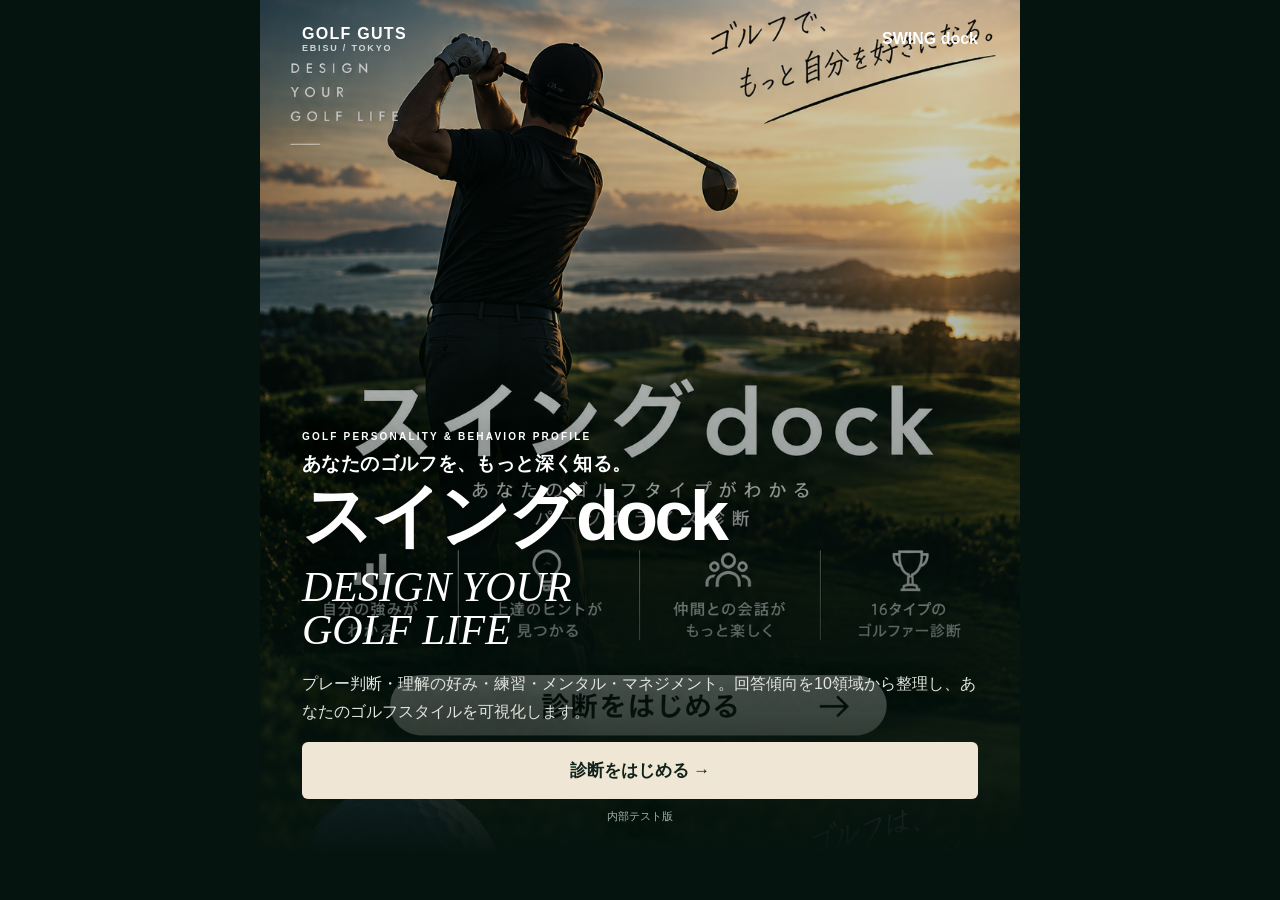
<file: index.html>
<!doctype html><html lang="ja"><head><meta charset="utf-8"><meta name="viewport" content="width=device-width,initial-scale=1,viewport-fit=cover"><meta name="theme-color" content="#071b14"><title>スイングdock</title><link rel="stylesheet" href="style.css"></head><body><main class="app">
<section id="home" class="hero"><div class="hero-bg"></div><div class="hero-inner"><div class="top"><div class="brand">GOLF GUTS<small>EBISU / TOKYO</small></div><b>SWING dock</b></div><div class="hero-copy"><div class="kicker">GOLF PERSONALITY & BEHAVIOR PROFILE</div><h1><small>あなたのゴルフを、もっと深く知る。</small>スイングdock</h1><div class="en">DESIGN YOUR<br>GOLF LIFE</div><p>プレー判断・理解の好み・練習・メンタル・マネジメント。回答傾向を10領域から整理し、あなたのゴルフスタイルを可視化します。</p><button class="cta" onclick="showMode()">診断をはじめる →</button><div class="meta">内部テスト版</div></div></div></section>
<section id="mode" class="screen hidden"><header><button onclick="home()">←</button><b>SWING dock</b></header><h2>診断モードを選択</h2><p class="lead">まず短く試すことも、120問すべて回答することもできます。</p><div class="modes"><button onclick="start('entry')"><b>入口版・32問</b><span>16タイプを作る4領域</span></button><button class="rec" onclick="start('standard')"><b>標準版・80問</b><span>10領域を幅広く確認</span></button><button onclick="start('detail')"><b>詳細版・120問</b><span>40観点を各3問で確認</span></button></div><p class="note">所要時間は実測前です。現在検証中のため、技術・能力・成功率を断定する診断ではありません。</p></section>
<section id="basic" class="screen hidden"><header><button onclick="showMode()">←</button><b>BASIC PROFILE</b></header><div id="basicContent"></div></section>
<section id="quiz" class="screen hidden"><header><button onclick="prev()">←</button><b>SWING dock / PROFILE</b></header><div id="quizContent"></div></section>
<section id="result" class="screen hidden"><header><button onclick="home()">←</button><b>YOUR GOLF PROFILE</b></header><div id="resultContent"></div></section>
<script src="data.js"></script><script src="app.js"></script></main></body></html>
</file>
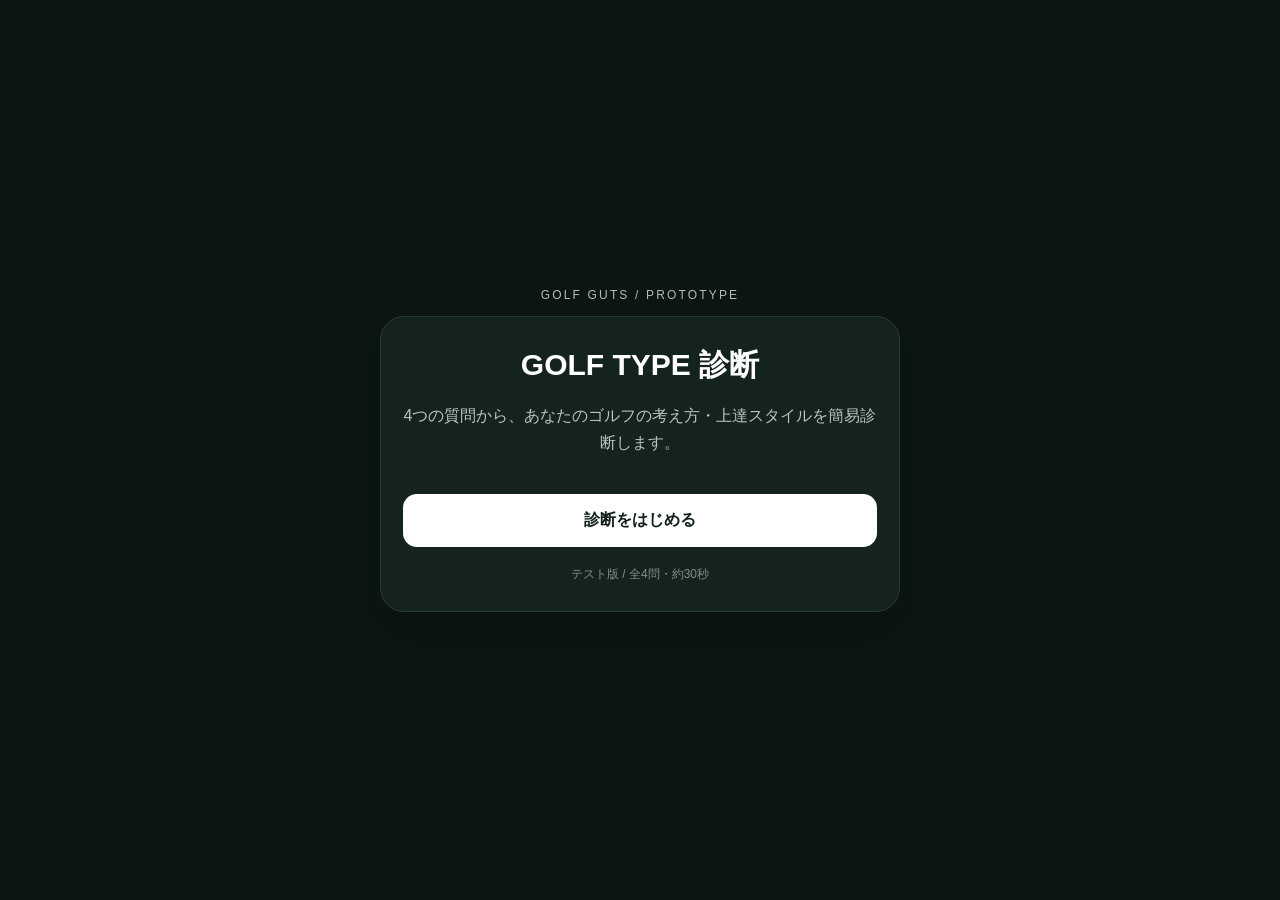
<file: golf_type_demo.html>
<!DOCTYPE html>
<html lang="ja">
<head>
<meta charset="UTF-8">
<meta name="viewport" content="width=device-width, initial-scale=1.0">
<title>GOLF TYPE 診断</title>
<style>
  * { box-sizing: border-box; }
  body {
    margin: 0; font-family: -apple-system, BlinkMacSystemFont, "Segoe UI", sans-serif;
    background: #0c1712; color: #fff; min-height: 100vh;
    display: flex; align-items: center; justify-content: center; padding: 22px;
  }
  .app { width: 100%; max-width: 520px; }
  .brand { letter-spacing: .18em; font-size: 12px; opacity: .7; margin-bottom: 14px; text-align:center; }
  .card {
    background: #14231b; border: 1px solid #2a3b31; border-radius: 24px;
    padding: 28px 22px; box-shadow: 0 18px 50px rgba(0,0,0,.25);
  }
  h1 { font-size: 30px; margin: 0 0 10px; text-align:center; }
  .lead { color:#b9c5be; line-height:1.7; text-align:center; margin-bottom:26px; }
  button {
    width:100%; border:0; border-radius:14px; padding:16px; margin-top:12px;
    font-size:16px; font-weight:700; cursor:pointer;
  }
  .primary { background:#fff; color:#102018; }
  .answer { background:#21372b; color:#fff; border:1px solid #365142; text-align:left; }
  .answer:hover { background:#2b4637; }
  .progress { height:6px; background:#26372e; border-radius:10px; overflow:hidden; margin-bottom:24px; }
  .bar { height:100%; background:#fff; transition:.25s; }
  .qnum { font-size:13px; color:#aab9b0; margin-bottom:10px; }
  .question { font-size:23px; line-height:1.45; margin-bottom:20px; font-weight:750; }
  .type { font-size:13px; letter-spacing:.12em; color:#aab9b0; text-align:center; }
  .result-title { font-size:32px; text-align:center; margin:8px 0 18px; }
  .result-box { background:#1b3025; padding:18px; border-radius:16px; line-height:1.7; color:#dbe4de; }
  .small { font-size:12px; color:#829188; text-align:center; margin-top:18px; line-height:1.5; }
</style>
</head>
<body>
<div class="app">
  <div class="brand">GOLF GUTS / PROTOTYPE</div>
  <div class="card" id="card"></div>
</div>

<script>
const questions = [
  { q:"残り200ヤード。グリーンを狙える状況なら？",
    a:["積極的にグリーンを狙う","まず大きなミスを避ける"], axis:"play" },
  { q:"スイングを直すとき、理解しやすいのは？",
    a:["まず感覚やイメージで掴む","映像や数値、理屈から理解する"], axis:"learn" },
  { q:"ラウンド中に大きなミスが出たら？",
    a:["すぐ切り替えて次の一打へ","原因を考えて次のショットを調整"], axis:"mind" },
  { q:"練習で上達を感じやすいのは？",
    a:["同じ動きを繰り返して身体に覚えさせる","課題を決めて一つずつ解決する"], axis:"practice" }
];

let index = -1;
let score = {play:0, learn:0, mind:0, practice:0};

function start(){
  index=0; score={play:0, learn:0, mind:0, practice:0}; renderQuestion();
}

function renderStart(){
 document.getElementById("card").innerHTML = `
   <h1>GOLF TYPE 診断</h1>
   <p class="lead">4つの質問から、あなたのゴルフの考え方・上達スタイルを簡易診断します。</p>
   <button class="primary" onclick="start()">診断をはじめる</button>
   <div class="small">テスト版 / 全4問・約30秒</div>`;
}

function choose(v){
  score[questions[index].axis] = v;
  index++;
  if(index < questions.length) renderQuestion(); else renderResult();
}

function renderQuestion(){
 const x=questions[index];
 document.getElementById("card").innerHTML = `
   <div class="progress"><div class="bar" style="width:${(index/questions.length)*100}%"></div></div>
   <div class="qnum">QUESTION ${index+1} / ${questions.length}</div>
   <div class="question">${x.q}</div>
   <button class="answer" onclick="choose(0)">A　${x.a[0]}</button>
   <button class="answer" onclick="choose(1)">B　${x.a[1]}</button>`;
}

function renderResult(){
 const attack = score.play===0;
 const sense = score.learn===0;
 const reset = score.mind===0;
 const repeat = score.practice===0;

 let title, desc;
 if(attack && sense){
   title="直感アタッカー";
   desc="チャンスでは積極的に攻め、感覚を活かしてプレーするタイプ。勢いに乗ると強い反面、無理な一打を選びすぎないことがスコア安定のポイントです。";
 } else if(attack && !sense){
   title="戦略アタッカー";
   desc="根拠を持って攻めたいタイプ。データや状況判断を武器に、狙う場面と守る場面を明確にすると強みがさらに活きます。";
 } else if(!attack && sense){
   title="フィーリング安定型";
   desc="大きなミスを避けながら、自分の感覚を大切にプレーするタイプ。得意な球筋とルーティンを固めると安定感を伸ばせます。";
 } else {
   title="分析マネージャー";
   desc="リスクを管理しながら、理論的にゴルフを組み立てるタイプ。分析しすぎて迷わないよう、ショット前の判断をシンプルにすることがポイントです。";
 }

 const sub = `${reset ? "切り替え型" : "分析型"} × ${repeat ? "反復練習型" : "課題解決型"}`;
 document.getElementById("card").innerHTML = `
   <div class="type">YOUR GOLF TYPE</div>
   <div class="result-title">${title}</div>
   <div class="result-box">
     ${desc}<br><br>
     <strong>サブタイプ：</strong>${sub}
   </div>
   <button class="primary" onclick="start()">もう一度診断する</button>
   <div class="small">これはGOLF MBTI構想の動作確認用プロトタイプです。</div>`;
}
renderStart();
</script>
</body>
</html>
</file>
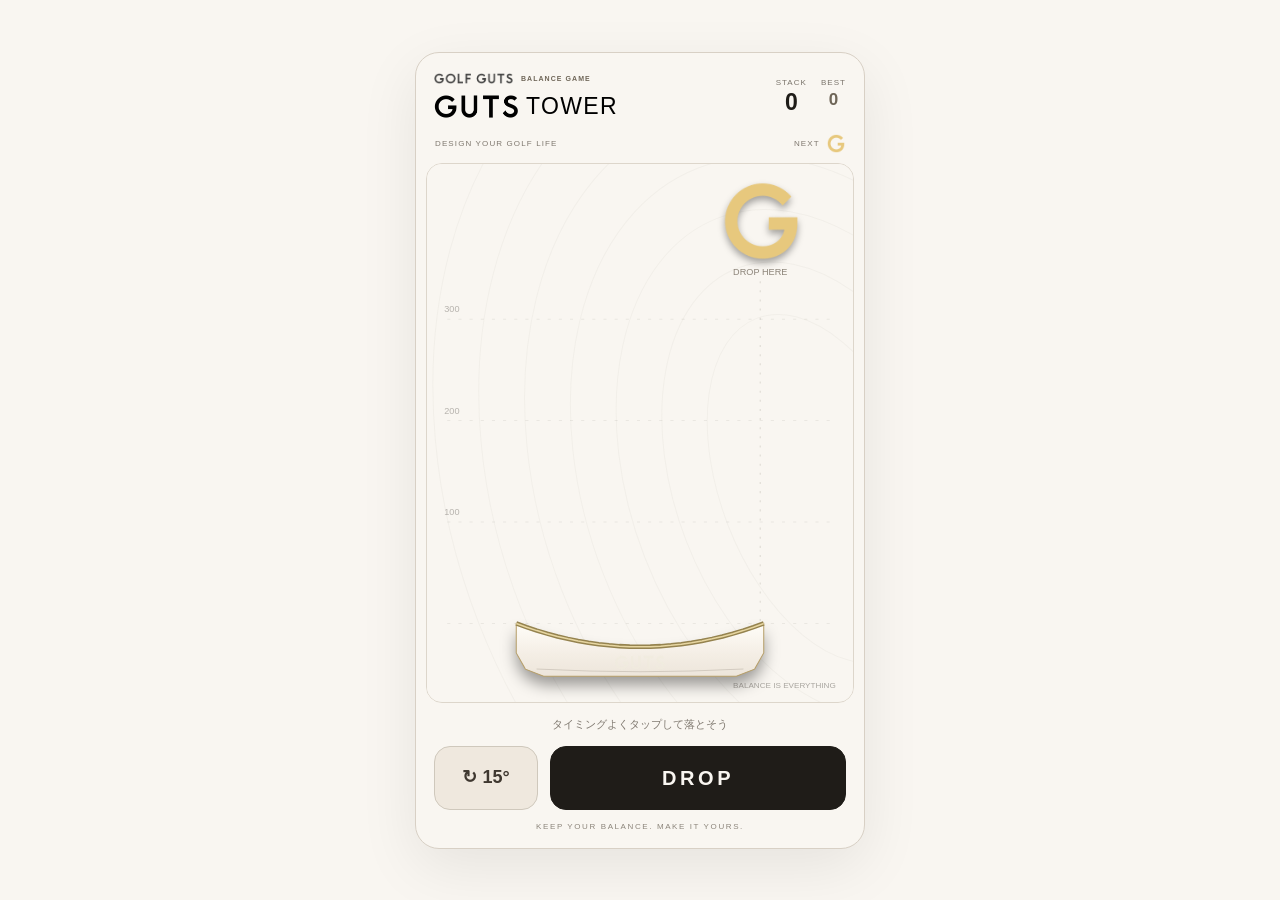
<file: guts-tower.html>
<!DOCTYPE html><html lang="ja"><head><meta charset="utf-8"><meta name="viewport" content="width=device-width,initial-scale=1,viewport-fit=cover"><meta name="theme-color" content="#F9F6F1"><title>GUTS TOWER — ORIGINAL LOGO</title>
<style>
*{box-sizing:border-box}html,body{margin:0;min-height:100%;background:#F9F6F1}body{display:flex;justify-content:center;align-items:center;min-height:100svh;padding:12px 10px calc(12px + env(safe-area-inset-bottom));font-family:-apple-system,BlinkMacSystemFont,"Helvetica Neue","Hiragino Kaku Gothic ProN",sans-serif;color:#1f1c18;-webkit-text-size-adjust:100%}#guts-fixed{width:min(100%,450px);border:1px solid #d8d0c5;border-radius:24px;overflow:hidden;background:#F9F6F1;box-shadow:0 18px 60px rgba(0,0,0,.08)}#guts-fixed button{font-family:inherit;cursor:pointer;-webkit-tap-highlight-color:transparent;touch-action:manipulation}#guts-fixed .head{padding:20px 20px 15px;display:flex;justify-content:space-between;align-items:center;gap:10px}#guts-fixed .eyebrow{font-size:9px;font-weight:600;letter-spacing:.27em;color:#6f6658;margin-bottom:7px}#guts-fixed h1{font-size:26px;line-height:1;margin:0;font-weight:900;letter-spacing:-.055em}#guts-fixed h1 span{font-weight:300;letter-spacing:.03em;margin-left:5px}#guts-fixed .stats{display:flex;gap:18px;text-align:center}#guts-fixed .stats small{display:block;font-size:8px;letter-spacing:.13em;color:#7a746b;margin-bottom:4px}#guts-fixed .stats strong{font-size:23px;line-height:1;font-variant-numeric:tabular-nums;font-weight:600}#guts-fixed .stats .best strong{font-size:17px;color:#6f6658}#guts-fixed .strap{margin:0 19px 10px;display:flex;justify-content:space-between;color:#7f786f;font-size:8px;letter-spacing:.14em;align-items:center}#guts-fixed .next{display:flex;align-items:center;gap:7px}#guts-fixed .next b{font-size:14px;color:#e7c87d;letter-spacing:0}#guts-fixed .stage{position:relative;margin:0 10px;border:1px solid #ddd6cb;border-radius:16px;overflow:hidden;background:#F9F6F1}#guts-fixed canvas{display:block;width:100%;height:auto;aspect-ratio:420/530;touch-action:none;user-select:none;-webkit-user-select:none}#guts-fixed .over{position:absolute;inset:0;display:flex;align-items:center;justify-content:center;background:rgba(40,34,28,.12);backdrop-filter:blur(5px)}#guts-fixed [hidden]{display:none!important}#guts-fixed .result{width:78%;text-align:center;padding:30px 20px;border:1px solid #c9b68e;border-radius:21px;background:rgba(249,246,241,.96);box-shadow:0 12px 38px rgba(0,0,0,.10)}#guts-fixed .result small{font-size:10px;letter-spacing:.24em;color:#8f7a4e}#guts-fixed .result strong{display:block;font-size:80px;line-height:1.15;font-weight:300;font-variant-numeric:tabular-nums;margin:10px 0 5px}#guts-fixed .result p{font-size:12px;color:#6f685f;margin:8px 0 24px}#guts-fixed .result button{border:0;background:#1f1c18;color:#F9F6F1;border-radius:12px;width:100%;height:47px;font-size:13px;font-weight:700;letter-spacing:.03em}#guts-fixed .controls{padding:13px 18px 17px}#guts-fixed .hint{text-align:center;font-size:11px;line-height:1.5;color:#7f786f;min-height:18px;margin:0 0 12px}#guts-fixed .buttons{display:flex;gap:10px}#guts-fixed .buttons button{min-height:49px;border-radius:13px;border:1px solid #cfc8bc;font-weight:700}#guts-fixed #guts-rotate{width:83px;background:#efe8de;color:#3f3830;font-size:14px}#guts-fixed #guts-drop{flex:1;background:#1f1c18;color:#F9F6F1;border-color:#1f1c18;font-size:16px;letter-spacing:.18em}#guts-fixed .buttons button:disabled{opacity:.45;cursor:default}#guts-fixed button:focus-visible{outline:2px solid #fff;outline-offset:3px}#guts-fixed .footer{text-align:center;font-size:8px;letter-spacing:.20em;color:#8c857b;margin:12px 0 0}#guts-fixed .boot-note{padding:12px 20px;font-size:12px;line-height:1.6;color:#534c44;background:#efe8de;margin:0}
@media(max-height:740px){body{padding-top:6px}#guts-fixed{max-width:365px}#guts-fixed .head{padding-top:14px;padding-bottom:12px}#guts-fixed .controls{padding-top:10px;padding-bottom:11px}}@media(prefers-reduced-motion:reduce){#guts-fixed .over{backdrop-filter:none}}

#guts-fixed .eyebrow{display:flex;align-items:center;gap:8px;letter-spacing:.15em;font-size:7px;margin-bottom:10px}
#guts-fixed .brandmark{display:block;height:11px;width:auto;opacity:.9;filter:grayscale(1) brightness(.2)}
#guts-fixed h1{display:flex;align-items:center;gap:7px;font-size:24px;letter-spacing:0}
#guts-fixed h1 .title-guts{display:block;width:85px;height:auto}
#guts-fixed h1 span{margin:0;font-size:23px;font-weight:250;letter-spacing:.06em}
#guts-fixed .next img{display:block;height:19px;width:auto}
#guts-fixed .head{padding-left:18px;padding-right:18px}
#guts-fixed .stats{gap:14px}

/* GUTS TOWER — larger touch controls + original title lettering in black. */
#guts-fixed h1,
#guts-fixed h1 span {
  color: #000000;
}
#guts-fixed h1 .title-guts {
  filter: brightness(0);
  opacity: 1;
}
#guts-fixed .buttons {
  gap: 12px;
}
#guts-fixed .buttons button {
  min-height: 64px;
  border-radius: 16px;
  display: flex;
  align-items: center;
  justify-content: center;
  line-height: 1.2;
  padding: 12px;
}
#guts-fixed #guts-rotate {
  width: 104px;
  flex: 0 0 104px;
  font-size: 18px;
}
#guts-fixed #guts-drop {
  min-width: 0;
  font-size: 20px;
}
</style></head><body><main id="guts-fixed" tabindex="0"><header class="head"><div><div class="eyebrow"><img class="brandmark" src="[data-uri]" alt="GOLF GUTS"><span>BALANCE GAME</span></div><h1><img class="title-guts" src="[data-uri]" alt="GUTS"><span>TOWER</span></h1></div><div class="stats"><div><small>STACK</small><strong id="guts-score">0</strong></div><div class="best"><small>BEST</small><strong id="guts-best">0</strong></div></div></header><div class="strap"><span>DESIGN YOUR GOLF LIFE</span><span class="next">NEXT <b id="guts-next"></b></span></div><p class="boot-note" id="guts-boot-note">文字が動かない場合は、ファイルのプレビューではなく、公開したページをSafariなどのブラウザーで開いてください。</p><div class="stage"><canvas id="guts-stage" width="420" height="530" aria-label="GUTSの文字を積み上げるゲーム"></canvas><div class="over" id="guts-over" hidden><section class="result" role="dialog" aria-label="ゲーム結果" aria-modal="true"><small id="guts-result-label">GAME OVER</small><strong id="guts-final">0</strong><p>文字の積み上げに成功</p><button id="guts-again" type="button">もう一度あそぶ</button></section></div></div><div class="controls"><p class="hint" id="guts-status" aria-live="polite">起動しています…</p><div class="buttons"><button id="guts-rotate" type="button" aria-label="落とす前の文字を15度回す">↻ 15°</button><button id="guts-drop" type="button">DROP</button></div><p class="footer">KEEP YOUR BALANCE. MAKE IT YOURS.</p></div></main>
<script>
/* GUTS TOWER — self-contained. Glyph sprites copied from the supplied logo; image-derived collision circles. No external requests. */
(function(root){'use strict';
const ORIGINAL_LOGO={"letters":{"G":{"pts":[{"x":28.8383,"y":2.5098,"r":7.2318},{"x":-0.5935,"y":-31.9674,"r":6.3909},{"x":2.7701,"y":-31.9674,"r":6.3909},{"x":29.6792,"y":5.8735,"r":6.3909},{"x":22.952,"y":21.0098,"r":6.2313},{"x":-10.6844,"y":-29.4447,"r":6.0678},{"x":14.5429,"y":-29.4447,"r":6.0678},{"x":17.9065,"y":-27.7629,"r":6.0678},{"x":20.4292,"y":-26.0811,"r":6.0678},{"x":-17.4117,"y":-25.2402,"r":6.0678},{"x":-22.4571,"y":-20.1947,"r":6.0678},{"x":-24.1389,"y":-17.672,"r":6.0678},{"x":25.4747,"y":1.6689,"r":6.0678},{"x":-28.3435,"y":5.0326,"r":6.0678},{"x":-16.5708,"y":23.5326,"r":6.0678},{"x":20.4292,"y":23.5326,"r":6.0678},{"x":-3.1162,"y":29.4189,"r":6.0678},{"x":6.9747,"y":29.4189,"r":6.0678},{"x":6.1338,"y":-31.9674,"r":5.7855},{"x":-6.4799,"y":-31.1265,"r":5.7855},{"x":9.4974,"y":-31.1265,"r":5.7855},{"x":-26.6617,"y":-12.6265,"r":5.7855},{"x":-28.3435,"y":-7.5811,"r":5.7855},{"x":-29.1844,"y":-1.6947,"r":5.7855},{"x":-27.5026,"y":8.3962,"r":5.7855},{"x":28.8383,"y":10.078,"r":5.7855},{"x":-25.8208,"y":12.6007,"r":5.7855},{"x":-9.0026,"y":27.7371,"r":5.7855},{"x":12.8611,"y":27.7371,"r":5.7855},{"x":-14.048,"y":-27.7629,"r":5.7275},{"x":27.9974,"y":13.4417,"r":5.7275},{"x":-24.1389,"y":15.1235,"r":5.7275},{"x":26.3156,"y":15.9644,"r":5.7275},{"x":-22.4571,"y":17.6462,"r":5.7275},{"x":-14.048,"y":25.2144,"r":5.7275},{"x":17.9065,"y":25.2144,"r":5.7275},{"x":-20.7753,"y":-22.7174,"r":5.6098},{"x":-20.7753,"y":20.1689,"r":5.6098},{"x":13.702,"y":0.828,"r":5.55},{"x":17.0656,"y":0.828,"r":5.55},{"x":20.4292,"y":0.828,"r":5.55},{"x":-29.1844,"y":1.6689,"r":5.55},{"x":1.0883,"y":29.4189,"r":5.55},{"x":31.3611,"y":-0.0129,"r":4.7091},{"x":23.7929,"y":-25.2402,"r":4.4205},{"x":12.0201,"y":3.3507,"r":3.8682},{"x":11.1792,"y":-1.6947,"r":3.0273},{"x":33.8838,"y":-2.5356,"r":2.1864},{"x":27.1565,"y":-25.2402,"r":2.0421},{"x":9.4974,"y":5.8735,"r":1.3455},{"x":8.6565,"y":-4.2174,"r":0.5045}],"paths":[[{"x":-3.1162,"y":-37.8538},{"x":-3.9571,"y":-37.0129},{"x":-7.3208,"y":-37.0129},{"x":-8.1617,"y":-36.172},{"x":-9.8435,"y":-36.172},{"x":-10.6844,"y":-35.3311},{"x":-12.3662,"y":-35.3311},{"x":-13.2071,"y":-34.4902},{"x":-15.7299,"y":-33.6493},{"x":-17.4117,"y":-31.9674},{"x":-18.2526,"y":-31.9674},{"x":-19.9344,"y":-30.2856},{"x":-20.7753,"y":-30.2856},{"x":-27.5026,"y":-23.5583},{"x":-27.5026,"y":-22.7174},{"x":-29.1844,"y":-21.0356},{"x":-29.1844,"y":-20.1947},{"x":-30.0253,"y":-19.3538},{"x":-30.0253,"y":-18.5129},{"x":-32.548,"y":-14.3083},{"x":-32.548,"y":-12.6265},{"x":-33.3889,"y":-11.7856},{"x":-33.3889,"y":-9.2629},{"x":-34.2299,"y":-8.422},{"x":-34.2299,"y":-3.3765},{"x":-35.0708,"y":-2.5356},{"x":-35.0708,"y":-0.0129},{"x":-34.2299,"y":0.828},{"x":-34.2299,"y":6.7144},{"x":-33.3889,"y":7.5553},{"x":-33.3889,"y":9.2371},{"x":-32.548,"y":10.078},{"x":-32.548,"y":11.7598},{"x":-30.8662,"y":14.2826},{"x":-30.8662,"y":15.9644},{"x":-29.1844,"y":17.6462},{"x":-29.1844,"y":18.4871},{"x":-27.5026,"y":20.1689},{"x":-27.5026,"y":21.0098},{"x":-19.9344,"y":28.578},{"x":-19.0935,"y":28.578},{"x":-17.4117,"y":30.2598},{"x":-16.5708,"y":30.2598},{"x":-15.7299,"y":31.1007},{"x":-14.8889,"y":31.1007},{"x":-10.6844,"y":33.6235},{"x":-9.0026,"y":33.6235},{"x":-8.1617,"y":34.4644},{"x":-5.6389,"y":34.4644},{"x":-4.798,"y":35.3053},{"x":8.6565,"y":35.3053},{"x":9.4974,"y":34.4644},{"x":12.0201,"y":34.4644},{"x":12.8611,"y":33.6235},{"x":14.5429,"y":33.6235},{"x":15.3838,"y":32.7826},{"x":16.2247,"y":32.7826},{"x":17.0656,"y":31.9417},{"x":17.9065,"y":31.9417},{"x":18.7474,"y":31.1007},{"x":21.2701,"y":30.2598},{"x":22.952,"y":28.578},{"x":23.7929,"y":28.578},{"x":28.8383,"y":23.5326},{"x":28.8383,"y":22.6917},{"x":30.5201,"y":21.0098},{"x":30.5201,"y":20.1689},{"x":31.3611,"y":19.328},{"x":31.3611,"y":18.4871},{"x":33.8838,"y":14.2826},{"x":33.8838,"y":12.6007},{"x":34.7247,"y":11.7598},{"x":34.7247,"y":9.2371},{"x":35.5656,"y":8.3962},{"x":35.5656,"y":-4.2174},{"x":8.6565,"y":-4.2174},{"x":8.6565,"y":6.7144},{"x":22.952,"y":6.7144},{"x":23.7929,"y":7.5553},{"x":23.7929,"y":8.3962},{"x":22.952,"y":9.2371},{"x":22.952,"y":10.9189},{"x":22.1111,"y":11.7598},{"x":21.2701,"y":14.2826},{"x":14.5429,"y":21.0098},{"x":13.702,"y":21.0098},{"x":11.1792,"y":22.6917},{"x":9.4974,"y":22.6917},{"x":8.6565,"y":23.5326},{"x":5.2929,"y":23.5326},{"x":4.452,"y":24.3735},{"x":-0.5935,"y":24.3735},{"x":-1.4344,"y":23.5326},{"x":-4.798,"y":23.5326},{"x":-5.6389,"y":22.6917},{"x":-7.3208,"y":22.6917},{"x":-8.1617,"y":21.8507},{"x":-10.6844,"y":21.0098},{"x":-13.2071,"y":18.4871},{"x":-14.048,"y":18.4871},{"x":-18.2526,"y":14.2826},{"x":-18.2526,"y":13.4417},{"x":-19.9344,"y":11.7598},{"x":-19.9344,"y":10.9189},{"x":-21.6162,"y":8.3962},{"x":-21.6162,"y":6.7144},{"x":-22.4571,"y":5.8735},{"x":-22.4571,"y":3.3507},{"x":-23.298,"y":2.5098},{"x":-23.298,"y":-5.0583},{"x":-22.4571,"y":-5.8993},{"x":-22.4571,"y":-8.422},{"x":-21.6162,"y":-9.2629},{"x":-21.6162,"y":-10.9447},{"x":-20.7753,"y":-11.7856},{"x":-20.7753,"y":-12.6265},{"x":-19.0935,"y":-14.3083},{"x":-19.0935,"y":-15.1493},{"x":-17.4117,"y":-16.8311},{"x":-17.4117,"y":-17.672},{"x":-11.5253,"y":-22.7174},{"x":-10.6844,"y":-22.7174},{"x":-6.4799,"y":-25.2402},{"x":-4.798,"y":-25.2402},{"x":-3.9571,"y":-26.0811},{"x":7.8156,"y":-26.0811},{"x":8.6565,"y":-25.2402},{"x":10.3383,"y":-25.2402},{"x":11.1792,"y":-24.3993},{"x":12.0201,"y":-24.3993},{"x":12.8611,"y":-23.5583},{"x":15.3838,"y":-22.7174},{"x":17.0656,"y":-21.0356},{"x":17.9065,"y":-21.0356},{"x":21.2701,"y":-17.672},{"x":22.1111,"y":-17.672},{"x":29.6792,"y":-25.2402},{"x":23.7929,"y":-31.1265},{"x":22.952,"y":-31.1265},{"x":21.2701,"y":-32.8083},{"x":20.4292,"y":-32.8083},{"x":16.2247,"y":-35.3311},{"x":14.5429,"y":-35.3311},{"x":13.702,"y":-36.172},{"x":12.0201,"y":-36.172},{"x":11.1792,"y":-37.0129},{"x":7.8156,"y":-37.0129},{"x":6.9747,"y":-37.8538}]],"radius":7.2318,"mass":3.395763209265111,"moment":913.7631275942629,"image":"[data-uri]","white":"[data-uri]","render":{"x":-37.59349086653033,"y":-41.217438955606504,"w":77.36363636363636,"h":80.72727272727273},"sourceBox":[620,162,712,258]},"U":{"pts":[{"x":-19.659,"y":-32.5508,"r":6.3909},{"x":-19.659,"y":-29.1872,"r":6.3909},{"x":-19.659,"y":-25.8236,"r":6.3909},{"x":-19.659,"y":-22.4599,"r":6.3909},{"x":-19.659,"y":-19.0963,"r":6.3909},{"x":-19.659,"y":-15.7326,"r":6.3909},{"x":-19.659,"y":-12.369,"r":6.3909},{"x":-19.659,"y":-9.0054,"r":6.3909},{"x":-19.659,"y":-5.6417,"r":6.3909},{"x":-19.659,"y":-2.2781,"r":6.3909},{"x":-19.659,"y":1.0855,"r":6.3909},{"x":-19.659,"y":4.4492,"r":6.3909},{"x":-19.659,"y":7.8128,"r":6.3909},{"x":-19.659,"y":11.1764,"r":6.3909},{"x":14.8183,"y":22.9492,"r":6.2313},{"x":-17.9772,"y":17.9037,"r":6.0678},{"x":18.1819,"y":17.9037,"r":6.0678},{"x":-14.6136,"y":22.9492,"r":6.0678},{"x":-10.409,"y":26.3128,"r":6.0678},{"x":19.8637,"y":12.8583,"r":5.7855},{"x":-7.0454,"y":27.9946,"r":5.7855},{"x":7.2501,"y":27.9946,"r":5.7855},{"x":-3.6817,"y":28.8355,"r":5.7855},{"x":-16.2954,"y":20.4264,"r":5.7275},{"x":16.5001,"y":20.4264,"r":5.7275},{"x":12.2955,"y":25.4719,"r":5.7275},{"x":-18.8181,"y":14.5401,"r":5.6098},{"x":3.8864,"y":28.8355,"r":5.6098},{"x":19.8637,"y":-33.3917,"r":5.55},{"x":19.8637,"y":-30.0281,"r":5.55},{"x":20.7046,"y":-26.6645,"r":5.55},{"x":19.8637,"y":-23.3008,"r":5.55},{"x":19.8637,"y":-19.9372,"r":5.55},{"x":20.7046,"y":-16.5736,"r":5.55},{"x":20.7046,"y":-13.2099,"r":5.55},{"x":20.7046,"y":-9.8463,"r":5.55},{"x":19.8637,"y":-6.4826,"r":5.55},{"x":20.7046,"y":-3.119,"r":5.55},{"x":19.8637,"y":0.2446,"r":5.55},{"x":20.7046,"y":3.6083,"r":5.55},{"x":20.7046,"y":6.9719,"r":5.55},{"x":-0.3181,"y":29.6764,"r":5.55},{"x":-22.1817,"y":-35.0736,"r":3.8682},{"x":22.3864,"y":-35.0736,"r":3.8682},{"x":17.341,"y":-35.9145,"r":3.0273},{"x":-24.7045,"y":-37.5963,"r":1.3455},{"x":24.9092,"y":-37.5963,"r":1.3455},{"x":14.8183,"y":-38.4372,"r":0.5045}],"paths":[[{"x":-25.5454,"y":-38.4372},{"x":-25.5454,"y":13.6992},{"x":-24.7045,"y":14.5401},{"x":-24.7045,"y":17.0628},{"x":-23.8636,"y":17.9037},{"x":-23.8636,"y":19.5855},{"x":-23.0227,"y":20.4264},{"x":-23.0227,"y":21.2674},{"x":-21.3408,"y":22.9492},{"x":-21.3408,"y":23.7901},{"x":-19.659,"y":25.4719},{"x":-19.659,"y":26.3128},{"x":-17.1363,"y":28.8355},{"x":-16.2954,"y":28.8355},{"x":-13.7727,"y":31.3583},{"x":-12.9317,"y":31.3583},{"x":-10.409,"y":33.0401},{"x":-8.7272,"y":33.0401},{"x":-7.8863,"y":33.881},{"x":-6.2045,"y":33.881},{"x":-5.3636,"y":34.7219},{"x":5.5683,"y":34.7219},{"x":6.4092,"y":33.881},{"x":8.9319,"y":33.881},{"x":9.7728,"y":33.0401},{"x":10.6137,"y":33.0401},{"x":11.4546,"y":32.1992},{"x":13.9773,"y":31.3583},{"x":15.6592,"y":29.6764},{"x":16.5001,"y":29.6764},{"x":20.7046,"y":25.4719},{"x":20.7046,"y":24.631},{"x":22.3864,"y":22.9492},{"x":22.3864,"y":22.1083},{"x":24.0683,"y":19.5855},{"x":24.0683,"y":17.9037},{"x":24.9092,"y":17.0628},{"x":24.9092,"y":15.381},{"x":25.7501,"y":14.5401},{"x":25.7501,"y":-38.4372},{"x":14.8183,"y":-38.4372},{"x":14.8183,"y":11.1764},{"x":13.9773,"y":12.0174},{"x":13.9773,"y":13.6992},{"x":13.1364,"y":14.5401},{"x":12.2955,"y":17.0628},{"x":7.2501,"y":22.1083},{"x":6.4092,"y":22.1083},{"x":5.5683,"y":22.9492},{"x":3.8864,"y":22.9492},{"x":3.0455,"y":23.7901},{"x":-1.9999,"y":23.7901},{"x":-2.8408,"y":22.9492},{"x":-4.5227,"y":22.9492},{"x":-5.3636,"y":22.1083},{"x":-7.8863,"y":21.2674},{"x":-12.0908,"y":17.0628},{"x":-12.0908,"y":16.2219},{"x":-13.7727,"y":13.6992},{"x":-13.7727,"y":-37.5963},{"x":-14.6136,"y":-38.4372}]],"radius":6.3909,"mass":2.82124949785286,"moment":801.3243177250912,"image":"[data-uri]","white":"[data-uri]","render":{"x":-28.909014939314606,"y":-41.800828466581414,"w":58.86363636363637,"h":80.72727272727273},"sourceBox":[724,162,794,258]},"T":{"pts":[{"x":-0.1036,"y":-18.2603,"r":7.5968},{"x":-0.1036,"y":-14.8967,"r":6.4433},{"x":-3.4672,"y":-19.9421,"r":6.3909},{"x":2.4192,"y":-19.9421,"r":6.3909},{"x":-0.1036,"y":-11.533,"r":6.3909},{"x":-0.1036,"y":-8.1694,"r":6.3909},{"x":-0.1036,"y":-4.8058,"r":6.3909},{"x":-0.1036,"y":-1.4421,"r":6.3909},{"x":-0.1036,"y":1.9215,"r":6.3909},{"x":-0.1036,"y":5.2852,"r":6.3909},{"x":-0.1036,"y":8.6488,"r":6.3909},{"x":-0.1036,"y":12.0124,"r":6.3909},{"x":-0.1036,"y":15.3761,"r":6.3909},{"x":-0.1036,"y":18.7397,"r":6.3909},{"x":-0.1036,"y":22.1033,"r":6.3909},{"x":-0.1036,"y":25.467,"r":6.3909},{"x":-0.1036,"y":28.8306,"r":6.3909},{"x":-0.1036,"y":32.1942,"r":6.3909},{"x":-0.1036,"y":35.5579,"r":6.3909},{"x":-0.1036,"y":38.9215,"r":6.3909},{"x":5.7828,"y":-19.9421,"r":5.6098},{"x":-21.1263,"y":-20.783,"r":5.55},{"x":-15.2399,"y":-20.783,"r":5.55},{"x":-11.8763,"y":-20.783,"r":5.55},{"x":-6.8308,"y":-20.783,"r":5.55},{"x":9.9873,"y":-20.783,"r":5.55},{"x":13.351,"y":-20.783,"r":5.55},{"x":16.7146,"y":-20.783,"r":5.55},{"x":20.9192,"y":-20.783,"r":5.55},{"x":-0.9445,"y":42.2852,"r":5.55},{"x":-22.8081,"y":-18.2603,"r":3.8682},{"x":22.601,"y":-18.2603,"r":3.8682},{"x":2.4192,"y":43.967,"r":3.8682},{"x":-23.649,"y":-23.3058,"r":3.0273},{"x":23.4419,"y":-23.3058,"r":3.0273},{"x":-3.4672,"y":44.8079,"r":3.0273},{"x":-25.3308,"y":-15.7376,"r":1.3455},{"x":25.1237,"y":-15.7376,"r":1.3455},{"x":4.9419,"y":46.4897,"r":1.3455},{"x":-26.1718,"y":-25.8285,"r":0.5045},{"x":25.9646,"y":-25.8285,"r":0.5045},{"x":-5.9899,"y":47.3306,"r":0.5045}],"paths":[[{"x":-26.1718,"y":-25.8285},{"x":-26.1718,"y":-14.8967},{"x":-6.8308,"y":-14.8967},{"x":-5.9899,"y":-14.0558},{"x":-5.9899,"y":47.3306},{"x":5.7828,"y":47.3306},{"x":5.7828,"y":-14.0558},{"x":6.6237,"y":-14.8967},{"x":25.9646,"y":-14.8967},{"x":25.9646,"y":-25.8285}]],"radius":7.5968,"mass":2.03880171852212,"moment":633.5926691034771,"image":"[data-uri]","white":"[data-uri]","render":{"x":-29.53538726925646,"y":-29.19211632916155,"w":59.70454545454545,"h":80.72727272727273},"sourceBox":[808,162,879,258]},"S":{"pts":[{"x":-1.2631,"y":-31.8253,"r":6.3909},{"x":2.1006,"y":-31.8253,"r":6.3909},{"x":13.0324,"y":3.4929,"r":6.2313},{"x":13.0324,"y":24.5156,"r":6.2313},{"x":-11.354,"y":-27.6208,"r":6.0678},{"x":-13.8767,"y":-24.2571,"r":6.0678},{"x":-13.8767,"y":-12.4844,"r":6.0678},{"x":-7.1494,"y":-6.598,"r":6.0678},{"x":4.6233,"y":-1.5526,"r":6.0678},{"x":9.6687,"y":0.9702,"r":6.0678},{"x":-4.6267,"y":29.5611,"r":6.0678},{"x":-5.4676,"y":-30.9844,"r":5.7855},{"x":7.9869,"y":-30.9844,"r":5.7855},{"x":-1.2631,"y":-4.0753,"r":5.7855},{"x":16.396,"y":8.5383,"r":5.7855},{"x":17.2369,"y":16.9474,"r":5.7855},{"x":-9.6722,"y":27.8792,"r":5.7855},{"x":6.3051,"y":28.7202,"r":5.7855},{"x":2.9415,"y":29.5611,"r":5.7855},{"x":-8.8313,"y":-29.3026,"r":5.7275},{"x":11.3506,"y":-29.3026,"r":5.7275},{"x":-9.6722,"y":-8.2798,"r":5.7275},{"x":16.396,"y":20.3111,"r":5.7275},{"x":-13.8767,"y":25.3565,"r":5.7275},{"x":9.6687,"y":27.0383,"r":5.7275},{"x":-14.7176,"y":-20.8935,"r":5.6098},{"x":-14.7176,"y":-15.848,"r":5.6098},{"x":-12.1949,"y":-9.9617,"r":5.6098},{"x":17.2369,"y":11.902,"r":5.6098},{"x":-18.0813,"y":21.152,"r":5.6098},{"x":-0.4222,"y":29.5611,"r":5.55},{"x":14.7142,"y":-29.3026,"r":4.4205},{"x":-18.0813,"y":17.7883,"r":3.2313},{"x":-21.4449,"y":21.152,"r":3.2313},{"x":18.0778,"y":-29.3026,"r":2.0421},{"x":-17.2404,"y":14.4247,"r":1.3455},{"x":-24.8085,"y":21.152,"r":0.8529}],"paths":[[{"x":-3.7858,"y":-37.7117},{"x":-4.6267,"y":-36.8708},{"x":-7.1494,"y":-36.8708},{"x":-7.9904,"y":-36.0298},{"x":-8.8313,"y":-36.0298},{"x":-9.6722,"y":-35.1889},{"x":-12.1949,"y":-34.348},{"x":-13.8767,"y":-32.6662},{"x":-14.7176,"y":-32.6662},{"x":-17.2404,"y":-30.1435},{"x":-17.2404,"y":-29.3026},{"x":-18.9222,"y":-27.6208},{"x":-18.9222,"y":-26.7798},{"x":-19.7631,"y":-25.9389},{"x":-19.7631,"y":-24.2571},{"x":-20.604,"y":-23.4162},{"x":-20.604,"y":-20.0526},{"x":-21.4449,"y":-19.2117},{"x":-21.4449,"y":-18.3708},{"x":-20.604,"y":-17.5298},{"x":-20.604,"y":-13.3253},{"x":-19.7631,"y":-12.4844},{"x":-19.7631,"y":-10.8026},{"x":-18.9222,"y":-9.9617},{"x":-18.9222,"y":-9.1208},{"x":-13.0358,"y":-3.2344},{"x":-12.1949,"y":-3.2344},{"x":-10.5131,"y":-1.5526},{"x":-9.6722,"y":-1.5526},{"x":-8.8313,"y":-0.7117},{"x":-7.1494,"y":-0.7117},{"x":-2.9449,"y":1.8111},{"x":-1.2631,"y":1.8111},{"x":-0.4222,"y":2.652},{"x":0.4187,"y":2.652},{"x":2.9415,"y":4.3338},{"x":4.6233,"y":4.3338},{"x":6.3051,"y":6.0156},{"x":7.146,"y":6.0156},{"x":11.3506,"y":10.2202},{"x":11.3506,"y":11.902},{"x":12.1915,"y":12.7429},{"x":12.1915,"y":15.2656},{"x":11.3506,"y":16.1065},{"x":11.3506,"y":17.7883},{"x":6.3051,"y":22.8338},{"x":5.4642,"y":22.8338},{"x":4.6233,"y":23.6747},{"x":2.1006,"y":23.6747},{"x":1.2596,"y":24.5156},{"x":-2.104,"y":24.5156},{"x":-2.9449,"y":23.6747},{"x":-5.4676,"y":23.6747},{"x":-6.3085,"y":22.8338},{"x":-7.9904,"y":22.8338},{"x":-9.6722,"y":21.152},{"x":-10.5131,"y":21.152},{"x":-14.7176,"y":16.9474},{"x":-14.7176,"y":16.1065},{"x":-16.3994,"y":14.4247},{"x":-16.3994,"y":13.5838},{"x":-17.2404,"y":12.7429},{"x":-25.6494,"y":21.152},{"x":-23.9676,"y":22.8338},{"x":-23.9676,"y":23.6747},{"x":-17.2404,"y":30.402},{"x":-16.3994,"y":30.402},{"x":-14.7176,"y":32.0838},{"x":-13.8767,"y":32.0838},{"x":-11.354,"y":33.7656},{"x":-9.6722,"y":33.7656},{"x":-8.8313,"y":34.6065},{"x":-7.1494,"y":34.6065},{"x":-6.3085,"y":35.4474},{"x":4.6233,"y":35.4474},{"x":5.4642,"y":34.6065},{"x":7.9869,"y":34.6065},{"x":8.8278,"y":33.7656},{"x":9.6687,"y":33.7656},{"x":10.5096,"y":32.9247},{"x":11.3506,"y":32.9247},{"x":12.1915,"y":32.0838},{"x":14.7142,"y":31.2429},{"x":18.9187,"y":27.0383},{"x":18.9187,"y":26.1974},{"x":20.6006,"y":24.5156},{"x":20.6006,"y":23.6747},{"x":22.2824,"y":21.152},{"x":22.2824,"y":19.4702},{"x":23.1233,"y":18.6292},{"x":23.1233,"y":9.3792},{"x":22.2824,"y":8.5383},{"x":22.2824,"y":6.8565},{"x":21.4415,"y":6.0156},{"x":21.4415,"y":5.1747},{"x":20.6006,"y":4.3338},{"x":19.7596,"y":1.8111},{"x":15.5551,"y":-2.3935},{"x":14.7142,"y":-2.3935},{"x":13.0324,"y":-4.0753},{"x":12.1915,"y":-4.0753},{"x":11.3506,"y":-4.9162},{"x":10.5096,"y":-4.9162},{"x":6.3051,"y":-7.4389},{"x":4.6233,"y":-7.4389},{"x":2.1006,"y":-9.1208},{"x":0.4187,"y":-9.1208},{"x":-0.4222,"y":-9.9617},{"x":-1.2631,"y":-9.9617},{"x":-2.104,"y":-10.8026},{"x":-2.9449,"y":-10.8026},{"x":-3.7858,"y":-11.6435},{"x":-6.3085,"y":-12.4844},{"x":-8.8313,"y":-15.0071},{"x":-8.8313,"y":-15.848},{"x":-9.6722,"y":-16.6889},{"x":-9.6722,"y":-20.0526},{"x":-8.8313,"y":-20.8935},{"x":-8.8313,"y":-21.7344},{"x":-5.4676,"y":-25.098},{"x":-4.6267,"y":-25.098},{"x":-3.7858,"y":-25.9389},{"x":6.3051,"y":-25.9389},{"x":7.146,"y":-25.098},{"x":9.6687,"y":-24.2571},{"x":12.1915,"y":-21.7344},{"x":13.0324,"y":-21.7344},{"x":20.6006,"y":-29.3026},{"x":20.6006,"y":-30.1435},{"x":19.7596,"y":-30.1435},{"x":16.396,"y":-33.5071},{"x":15.5551,"y":-33.5071},{"x":14.7142,"y":-34.348},{"x":13.8733,"y":-34.348},{"x":9.6687,"y":-36.8708},{"x":6.3051,"y":-36.8708},{"x":5.4642,"y":-37.7117}]],"radius":6.3909,"mass":2.5620204962728894,"moment":670.3708391132269,"image":"[data-uri]","white":"[data-uri]","render":{"x":-29.013083688697808,"y":-41.07530330627189,"w":56.34090909090909,"h":80.72727272727273},"sourceBox":[886,162,953,258]}},"wordmark":"[data-uri]","guts":"[data-uri]","source":"GOLFGUTS_0316(1).jpeg"};

const clamp=(v,a,b)=>Math.max(a,Math.min(b,v));
const dot=(a,b)=>a.x*b.x+a.y*b.y,cross=(a,b)=>a.x*b.y-a.y*b.x;
function line(a,b,spacing=6){const n=Math.max(1,Math.ceil(Math.hypot(b.x-a.x,b.y-a.y)/spacing)),o=[];for(let i=0;i<=n;i++)o.push({x:a.x+(b.x-a.x)*i/n,y:a.y+(b.y-a.y)*i/n});return o;}
function arc(cx,cy,r,a,b,n=28){return Array.from({length:n+1},(_,i)=>({x:cx+Math.cos(a+(b-a)*i/n)*r,y:cy+Math.sin(a+(b-a)*i/n)*r}));}
function bez(a,b,c,d,n=14){return Array.from({length:n+1},(_,i)=>{const t=i/n,s=1-t;return{x:s*s*s*a[0]+3*s*s*t*b[0]+3*s*t*t*c[0]+t*t*t*d[0],y:s*s*s*a[1]+3*s*s*t*b[1]+3*s*t*t*c[1]+t*t*t*d[1]};});}
const SHAPES=ORIGINAL_LOGO.letters;let nextId=1;

class Letter{
constructor(letter,x,y,angle=0,scale=1){const s=SHAPES[letter];this.id=nextId++;this.letter=letter;this.x=x;this.y=y;this.angle=angle;this.vx=0;this.vy=0;this.w=0;this.scale=scale;this.radius=s.radius*scale;this.pts=s.pts.map(p=>({x:p.x*scale,y:p.y*scale,r:p.r*scale}));this.paths=s.paths.map(path=>path.map(p=>({x:p.x*scale,y:p.y*scale})));this.mass=s.mass*scale*scale;this.invMass=1/this.mass;this.inertia=this.mass*s.moment*scale*scale;this.invI=1/this.inertia;this.touched=false;this.counted=false;this.stable=0;this.firstContact=-1;this.update();}
update(){const c=Math.cos(this.angle),s=Math.sin(this.angle);this.world=this.pts.map(p=>({x:this.x+p.x*c-p.y*s,y:this.y+p.x*s+p.y*c,r:p.r}));this.bounds={left:Math.min(...this.world.map(p=>p.x-p.r)),right:Math.max(...this.world.map(p=>p.x+p.r)),top:Math.min(...this.world.map(p=>p.y-p.r)),bottom:Math.max(...this.world.map(p=>p.y+p.r))};}}
function bowlShape(){const top=[];for(let i=0;i<=24;i++){const u=-1+i/12;top.push({x:210+122*u,y:476-23*u*u});}return{left:88,right:332,top:453,bottom:508,topline:top,polygon:[...top,{x:332,y:482},{x:323,y:498},{x:305,y:505},{x:115,y:505},{x:97,y:498},{x:88,y:482}]};}
function polygonHit(p,poly){let inside=false,best=Infinity,q=null;for(let i=0,j=poly.length-1;i<poly.length;j=i++){
 const a=poly[j],b=poly[i];if((a.y>p.y)!==(b.y>p.y)&&p.x<(b.x-a.x)*(p.y-a.y)/(b.y-a.y)+a.x)inside=!inside;
 const dx=b.x-a.x,dy=b.y-a.y,t=clamp(((p.x-a.x)*dx+(p.y-a.y)*dy)/(dx*dx+dy*dy),0,1),x=a.x+t*dx,y=a.y+t*dy,d=(x-p.x)**2+(y-p.y)**2;if(d<best){best=d;q={x,y};}}
 const d=Math.sqrt(best);if(!inside&&d>=p.r)return null;if(d<1e-8)return{q,n:{x:0,y:1},depth:p.r};const sign=inside?-1:1;return{q,n:{x:sign*(q.x-p.x)/d,y:sign*(q.y-p.y)/d},depth:inside?p.r+d:p.r-d};}

const velocity=(b,r)=>b?{x:b.vx-b.w*r.y,y:b.vy+b.w*r.x}:{x:0,y:0};
function apply(b,j,r,sign){if(!b)return;b.vx+=j.x*b.invMass*sign;b.vy+=j.y*b.invMass*sign;b.w+=cross(r,j)*b.invI*sign;}
function contact(a,b,n,p,depth){const ra={x:p.x-a.x,y:p.y-a.y},rb=b?{x:p.x-b.x,y:p.y-b.y}:{x:0,y:0},va=velocity(a,ra),vb=velocity(b,rb),vn=(vb.x-va.x)*n.x+(vb.y-va.y)*n.y;return{a,b,n,p,depth,ra,rb,jn:0,jt:0,bounce:vn< -55?-vn*.16:0};}
function spread(cs,max=5){cs.sort((a,b)=>b.depth-a.depth);const o=[];for(const c of cs)if(o.every(k=>Math.hypot(k.p.x-c.p.x,k.p.y-c.p.y)>10)){o.push(c);if(o.length===max)break;}return o;}
class World{
constructor(){this.bodies=[];this.floor=bowlShape();this.time=0;}
add(b){this.bodies.push(b);return b;}
contacts(){const out=[],f=this.floor;
for(const a of this.bodies){a.update();const hit=[];if(a.bounds.bottom>=f.top&&a.bounds.top<=f.bottom&&a.bounds.right>=f.left&&a.bounds.left<=f.right)for(const p of a.world){const h=polygonHit(p,f.polygon);if(h)hit.push(contact(a,null,h.n,h.q,h.depth));}if(hit.length){out.push(...spread(hit));a.touched=true;if(a.firstContact<0)a.firstContact=this.time;}}
for(let i=0;i<this.bodies.length;i++){const a=this.bodies[i];for(let j=i+1;j<this.bodies.length;j++){const b=this.bodies[j],A=a.bounds,B=b.bounds;if(A.right<B.left||B.right<A.left||A.bottom<B.top||B.bottom<A.top)continue;const hit=[];
for(const p of a.world)for(const q of b.world){const R=p.r+q.r;const dx=q.x-p.x,dy=q.y-p.y,d2=dx*dx+dy*dy;if(d2>=R*R)continue;const d=Math.sqrt(d2),n=d>.0001?{x:dx/d,y:dy/d}:{x:0,y:1};hit.push(contact(a,b,n,{x:p.x+n.x*(p.r-(R-d)*.5),y:p.y+n.y*(p.r-(R-d)*.5)},R-d));}
if(hit.length){out.push(...spread(hit));a.touched=b.touched=true;if(a.firstContact<0)a.firstContact=this.time;if(b.firstContact<0)b.firstContact=this.time;}}}return out;}
step(dt){this.time+=dt;for(const b of this.bodies){b.vy+=650*dt;b.vx*=Math.exp(-.09*dt);b.vy*=Math.exp(-.035*dt);b.w*=Math.exp(-.065*dt);b.x+=b.vx*dt;b.y+=b.vy*dt;b.angle+=b.w*dt;}
const cs=this.contacts();for(let it=0;it<10;it++)for(const c of cs){const{a,b,n,ra,rb}=c,va=velocity(a,ra),vb=velocity(b,rb),rv={x:vb.x-va.x,y:vb.y-va.y},na=cross(ra,n),nb=cross(rb,n),K=a.invMass+(b?b.invMass:0)+na*na*a.invI+(b?nb*nb*b.invI:0),prev=c.jn;c.jn=Math.max(0,prev+(c.bounce-dot(rv,n))/K);const j=c.jn-prev;apply(a,{x:n.x*j,y:n.y*j},ra,-1);apply(b,{x:n.x*j,y:n.y*j},rb,1);
const t={x:-n.y,y:n.x},v1=velocity(a,ra),v2=velocity(b,rb),ta=cross(ra,t),tb=cross(rb,t),KT=a.invMass+(b?b.invMass:0)+ta*ta*a.invI+(b?tb*tb*b.invI:0),old=c.jt;c.jt=clamp(old-((v2.x-v1.x)*t.x+(v2.y-v1.y)*t.y)/KT,-c.jn*.34,c.jn*.34);const jt=c.jt-old;apply(a,{x:t.x*jt,y:t.y*jt},ra,-1);apply(b,{x:t.x*jt,y:t.y*jt},rb,1);}
for(let it=0;it<3;it++){const pc=it===0?cs:this.contacts();for(const c of pc){const{a,b,n,p,depth}=c;if(depth<.10)continue;const ra={x:p.x-a.x,y:p.y-a.y},rb=b?{x:p.x-b.x,y:p.y-b.y}:{x:0,y:0},ca=cross(ra,n),cb=cross(rb,n),K=a.invMass+(b?b.invMass:0)+ca*ca*a.invI+(b?cb*cb*b.invI:0),j=Math.min(depth-.10,8)*.28/K;a.x-=n.x*j*a.invMass;a.y-=n.y*j*a.invMass;a.angle-=ca*j*a.invI;if(b){b.x+=n.x*j*b.invMass;b.y+=n.y*j*b.invMass;b.angle+=cb*j*b.invI;}}}
for(const b of this.bodies){b.update();if(b.touched&&Math.hypot(b.vx,b.vy)<24&&Math.abs(b.w)<.65)b.stable+=dt;else b.stable=0;}}}
root.GutsPhysics={World,Letter,SHAPES,clamp,ORIGINAL_LOGO};
})(typeof window!=='undefined'?window:globalThis);

</script>
<script>
(function(){'use strict';function boot(){const root=document.getElementById('guts-fixed');if(!root||root.dataset.booted)return;root.dataset.booted='1';const $=id=>root.querySelector('#'+id),canvas=$('guts-stage'),ctx=canvas.getContext('2d'),dropBtn=$('guts-drop'),rotateBtn=$('guts-rotate'),restartBtn=$('guts-again'),over=$('guts-over'),scoreEl=$('guts-score'),bestEl=$('guts-best'),statusEl=$('guts-status'),nextEl=$('guts-next');if(!ctx||!window.GutsPhysics){statusEl.textContent='ゲームを起動できませんでした。公開ページをブラウザーで開いてください。';dropBtn.disabled=true;return;}$('guts-boot-note').hidden=true;
const{World,Letter,SHAPES,ORIGINAL_LOGO}=window.GutsPhysics,W=420,H=530,colors={G:'#3b332b',U:'#3b332b',T:'#3b332b',S:'#3b332b'};const sprites={};for(const l of 'GUTS'){const im=new Image();im.src=SHAPES[l].image;sprites[l]=im;}const mark=new Image();mark.src=ORIGINAL_LOGO.guts;let world,preview=null,inFlight=null,score=0,best=0,ended=false,dir=1,camera=0,camTarget=0,dropTime=0,next='U',last=0,acc=0,paused=false;
try{best=Math.max(0,parseInt(localStorage.getItem('guts-tower-best-v4'),10)||0);}catch(_){}bestEl.textContent=String(best);const randomLetter=()=> 'GUTS'[Math.floor(Math.random()*4)];
function resize(){const width=canvas.getBoundingClientRect().width||W,dpr=Math.min(window.devicePixelRatio||1,2);canvas.width=Math.round(width*dpr);canvas.height=Math.round(width*H/W*dpr);draw();}
function saveBest(){if(score>best){best=score;bestEl.textContent=String(best);try{localStorage.setItem('guts-tower-best-v4',String(best));}catch(_){}}}
function spawn(letter){if(ended)return;preview=new Letter(letter||next,W/2,57-camera,(Math.random()-.5)*.13);next=randomLetter();nextEl.innerHTML='';const ni=document.createElement('img');ni.src=SHAPES[next].image;ni.alt=next;nextEl.appendChild(ni);dir=Math.random()<.5?-1:1;dropBtn.disabled=false;rotateBtn.disabled=false;dropBtn.textContent='DROP';statusEl.textContent='タイミングよくタップして落とそう';}
function reset(){world=new World();preview=null;inFlight=null;score=0;ended=false;camera=camTarget=0;acc=0;scoreEl.textContent='0';over.hidden=true;next=randomLetter();spawn('G');last=performance.now();canvas.setAttribute('aria-label','GUTS TOWER。動く文字をタップで落とします。');draw();}
function drop(){if(ended||!preview)return;preview.vx=dir*11;preview.vy=10;preview.w=dir*.08;inFlight=world.add(preview);preview=null;dropTime=world.time;dropBtn.disabled=true;rotateBtn.disabled=true;dropBtn.textContent='着地中…';statusEl.textContent='転がり方を見て、次の一手を';}
function rotate(){if(!preview||ended)return;preview.angle+=Math.PI/12;preview.update();}
function finish(){if(ended)return;ended=true;preview=null;dropBtn.disabled=true;rotateBtn.disabled=true;dropBtn.textContent='GAME OVER';saveBest();$('guts-final').textContent=String(score);$('guts-result-label').textContent=score>0&&score>=best?'NICE BALANCE':'TRY AGAIN';over.hidden=false;statusEl.textContent='もう一度、自己ベストを目指そう';canvas.setAttribute('aria-label','ゲーム終了。積み上げ成功 '+score+' 文字。');}
function step(dt){if(ended)return;world.step(dt);for(const b of world.bodies){if(!Number.isFinite(b.x)||!Number.isFinite(b.y)||b.bounds.top>world.floor.bottom+70||b.x< -120||b.x>W+120){finish();return;}if(!b.counted&&b.stable>.34){b.counted=true;score++;scoreEl.textContent=String(score);saveBest();}}
if(inFlight){const flightTime=world.time-dropTime,contactTime=inFlight.firstContact<0?0:world.time-inFlight.firstContact;if((inFlight.counted&&flightTime>.7)||(contactTime>3.1&&inFlight.bounds.bottom<world.floor.bottom+30)){inFlight=null;spawn();}}
const top=world.bodies.filter(b=>b.touched).reduce((m,b)=>Math.min(m,b.bounds.top),world.floor.top);camTarget=Math.max(0,213-top);camera+=(camTarget-camera)*Math.min(1,dt*3.8);if(preview){preview.x+=dir*112*dt;if(preview.x>W-48){preview.x=W-48;dir=-1;}if(preview.x<48){preview.x=48;dir=1;}preview.y=57-camera;preview.update();}}
function pathLine(points){ctx.beginPath();ctx.moveTo(points[0].x,points[0].y);for(let i=1;i<points.length;i++)ctx.lineTo(points[i].x,points[i].y);}
function drawLetter(b,ghost=false){ctx.save();ctx.translate(b.x,b.y+camera);ctx.rotate(b.angle);ctx.shadowColor='rgba(0,0,0,.35)';ctx.shadowBlur=7;ctx.shadowOffsetY=4;const im=sprites[b.letter],r=SHAPES[b.letter].render,z=b.scale;
if(im.complete&&im.naturalWidth){ctx.drawImage(im,r.x*z,r.y*z,r.w*z,r.h*z);}else{ctx.fillStyle=colors[b.letter];for(const p of b.paths){pathLine(p);ctx.closePath();ctx.fill();}}ctx.restore();if(ghost){ctx.save();ctx.fillStyle='#8b8378';ctx.font='9px -apple-system,BlinkMacSystemFont,sans-serif';ctx.textAlign='center';ctx.fillText('DROP HERE',b.x,b.bounds.bottom+camera+17);ctx.restore();}}
function drawBowl(){const f=world.floor,p=f.polygon;ctx.save();ctx.translate(0,camera);ctx.shadowColor='rgba(0,0,0,.38)';ctx.shadowBlur=15;ctx.shadowOffsetY=9;pathLine(p);ctx.closePath();const g=ctx.createLinearGradient(0,f.top,0,f.bottom);g.addColorStop(0,'#fffdf8');g.addColorStop(.55,'#f4eee5');g.addColorStop(1,'#ece4d9');ctx.fillStyle=g;ctx.fill();ctx.shadowBlur=0;ctx.shadowOffsetY=0;ctx.strokeStyle='#b79f69';ctx.lineWidth=1;ctx.stroke();
pathLine(f.topline);ctx.lineWidth=4.5;ctx.strokeStyle='#95834f';ctx.stroke();pathLine(f.topline);ctx.lineWidth=1.5;ctx.strokeStyle='#e7d6a1';ctx.stroke();ctx.beginPath();ctx.moveTo(108,498);ctx.quadraticCurveTo(210,503,312,498);ctx.strokeStyle='#d3cbc0';ctx.lineWidth=1;ctx.stroke();if(mark.complete&&mark.naturalWidth){ctx.globalAlpha=.65;ctx.drawImage(mark,185,484,50,15);ctx.globalAlpha=1;}ctx.restore();}

function draw(){if(!world)return;const scale=canvas.width/W;ctx.setTransform(scale,0,0,scale,0,0);ctx.clearRect(0,0,W,H);ctx.fillStyle='#F9F6F1';ctx.fillRect(0,0,W,H);ctx.save();ctx.strokeStyle='rgba(80,70,60,.04)';ctx.lineWidth=1;for(let i=0;i<7;i++){ctx.beginPath();ctx.ellipse(390,320,100+i*44,180+i*53,-.37,0,Math.PI*2);ctx.stroke();}ctx.restore();ctx.strokeStyle='rgba(60,55,48,.08)';ctx.fillStyle='rgba(60,55,48,.35)';ctx.font='9px -apple-system,BlinkMacSystemFont,sans-serif';ctx.textAlign='left';ctx.lineWidth=1;
for(let h=0;h<2000;h+=100){const y=world.floor.top-h+camera;if(y<120||y>H)continue;ctx.setLineDash([3,8]);ctx.beginPath();ctx.moveTo(20,y);ctx.lineTo(W-20,y);ctx.stroke();ctx.setLineDash([]);if(h>0)ctx.fillText(String(h),17,y-7);}if(preview){ctx.strokeStyle='rgba(95,86,75,.18)';ctx.setLineDash([2,7]);ctx.beginPath();ctx.moveTo(preview.x,preview.bounds.bottom+camera+23);ctx.lineTo(preview.x,Math.min(H,world.floor.top+camera));ctx.stroke();ctx.setLineDash([]);}
const fy=world.floor.top+camera;if(fy<H+22)drawBowl();for(const b of world.bodies)if(b.bounds.bottom+camera> -80&&b.bounds.top+camera<H+120)drawLetter(b);if(preview)drawLetter(preview,true);ctx.fillStyle='rgba(60,55,48,.42)';ctx.font='8px -apple-system,BlinkMacSystemFont,sans-serif';ctx.textAlign='right';ctx.fillText('BALANCE IS EVERYTHING',W-17,H-13);}
function frame(now){if(!paused){if(!last)last=now;acc+=Math.min((now-last)/1000,.05);let count=0;while(acc>=1/120&&count<6){step(1/120);acc-=1/120;count++;}draw();}last=now;requestAnimationFrame(frame);}
function tap(e,action){e.preventDefault();action();}
dropBtn.addEventListener('click',e=>tap(e,drop));rotateBtn.addEventListener('click',e=>tap(e,rotate));restartBtn.addEventListener('click',e=>tap(e,reset));canvas.addEventListener('pointerdown',e=>tap(e,drop),{passive:false});root.addEventListener('keydown',e=>{if(e.code==='Space'){e.preventDefault();drop();}else if(e.code==='ArrowUp'){e.preventDefault();rotate();}});document.addEventListener('visibilitychange',()=>{paused=document.hidden;last=performance.now();acc=0;});window.addEventListener('resize',resize);reset();resize();requestAnimationFrame(frame);
window.__GUTS_TEST__={world:()=>world,draw,pause:()=>{paused=true;},resume:()=>{paused=false;last=performance.now();acc=0;},setPreview:(l,x=210,a=0)=>{if(ended)return;preview=new Letter(l,x,57-camera,a);draw();},advance:(t)=>{for(let i=0;i<Math.ceil(t*120);i++)step(1/120);draw();},state:()=>({score,best,ended,preview:preview?{letter:preview.letter,x:preview.x,y:preview.y,angle:preview.angle}:null,bodies:world.bodies.map(b=>({letter:b.letter,x:b.x,y:b.y,angle:b.angle,stable:b.stable,counted:b.counted})),camera}),drop,reset,rotate,step};
}if(document.readyState==='loading')document.addEventListener('DOMContentLoaded',boot,{once:true});else boot();})();

</script>
</body></html>
</file>
<file: style.css>
:root{--cream:#efe6d5;--bg:#06140f;--panel:#0c241b;--line:#ffffff25;--muted:#b6c1bb}*{box-sizing:border-box}html,body{margin:0;background:var(--bg);color:#fff;font-family:-apple-system,BlinkMacSystemFont,"Helvetica Neue","Noto Sans JP",sans-serif}.app{max-width:760px;margin:auto;min-height:100dvh}.hidden{display:none!important}.screen{min-height:100dvh;padding:26px 20px 40px}.hero{position:relative;min-height:100dvh;overflow:hidden}.hero-bg{position:absolute;inset:0;background:linear-gradient(180deg,#03120b22,#03120b66 54%,#06140f 95%),url('assets/hero.png') center/cover}.hero-inner{position:relative;min-height:100dvh;padding:25px 22px 38px;display:flex;flex-direction:column}.top,header{display:flex;align-items:center;justify-content:space-between}.brand{font-weight:900;letter-spacing:.08em}.brand small{display:block;font-size:9px;letter-spacing:.2em;opacity:.75}.hero-copy{margin-top:auto;margin-bottom:4vh;text-shadow:0 3px 18px #0008}.kicker{font-size:10px;letter-spacing:.22em;font-weight:800;margin-bottom:13px}.hero h1{font-size:clamp(42px,12vw,70px);line-height:.98;margin:0 0 15px;letter-spacing:-.05em}.hero h1 small{display:block;font-size:.27em;letter-spacing:.02em;margin-bottom:9px}.en{font:italic clamp(27px,7vw,42px)/1.03 Georgia,serif;margin-bottom:18px}.hero p,.lead{line-height:1.75;color:#e2e4df}.cta{width:100%;border:0;background:var(--cream);color:#10231b;padding:17px;border-radius:6px;font-weight:900;font-size:17px}.meta,.note{font-size:11px;color:#9fb0a7;line-height:1.6}.meta{text-align:center;margin-top:9px}header{justify-content:flex-start;gap:14px;margin-bottom:28px}header button{width:42px;height:42px;border-radius:50%;border:1px solid var(--line);background:transparent;color:white}header b{font-size:12px;letter-spacing:.12em}h2{font-size:29px;margin:0 0 10px}.modes,.answers,.options{display:grid;gap:11px}.modes button,.option,.answer{border:1px solid var(--line);background:var(--panel);color:#fff;border-radius:16px;padding:17px;text-align:left}.modes button b{font-size:18px}.modes button span{display:block;color:var(--muted);font-size:12px;margin-top:6px}.modes .rec{border-color:#d9cfbb}.pm{display:flex;justify-content:space-between;font-size:11px;color:#aab8b1;margin-bottom:8px}.progress{height:5px;background:#ffffff18;border-radius:99px;overflow:hidden}.progress div{height:100%;background:var(--cream)}.context{font-size:11px;color:#91a69b;margin:22px 0 7px}.question{font-size:22px;font-weight:750;line-height:1.55;margin-bottom:22px}.option.sel{background:var(--cream);color:#10231b}.actions{display:flex;gap:10px;margin-top:18px}.actions button{border-radius:12px;padding:14px;border:1px solid var(--line)}.secondary{flex:1;background:transparent;color:#fff}.primary{flex:2;background:var(--cream);color:#10231b;font-weight:850}.answer strong{display:block}.answer span{font-size:11px;color:#9fb0a7}.resultHero{text-align:center;padding:10px 0 25px}.typecode{font-size:11px;letter-spacing:.2em;color:#aebbb4}.typename{font-size:39px;font-weight:900;margin:8px 0}.tagline{font:italic 18px/1.5 Georgia,serif;color:#ddd6c8}.card{background:var(--panel);border:1px solid var(--line);border-radius:18px;padding:18px;margin-bottom:13px}.scores{display:grid;gap:14px}.score{display:grid;grid-template-columns:115px 1fr 38px;gap:9px;align-items:center;font-size:12px}.track{height:8px;background:#ffffff17;border-radius:99px;overflow:hidden}.fill{height:100%;background:var(--cream)}.insight{border-left:3px solid var(--cream);padding-left:13px;margin:16px 0}.insight h4{margin:0 0 7px}.insight p{margin:0;color:#d1d8d4;line-height:1.6;font-size:13px}.try{margin-top:7px!important;color:#fff!important}@media(min-width:650px){.screen,.hero-inner{padding-left:42px;padding-right:42px}.score{grid-template-columns:160px 1fr 45px}}
</file>
